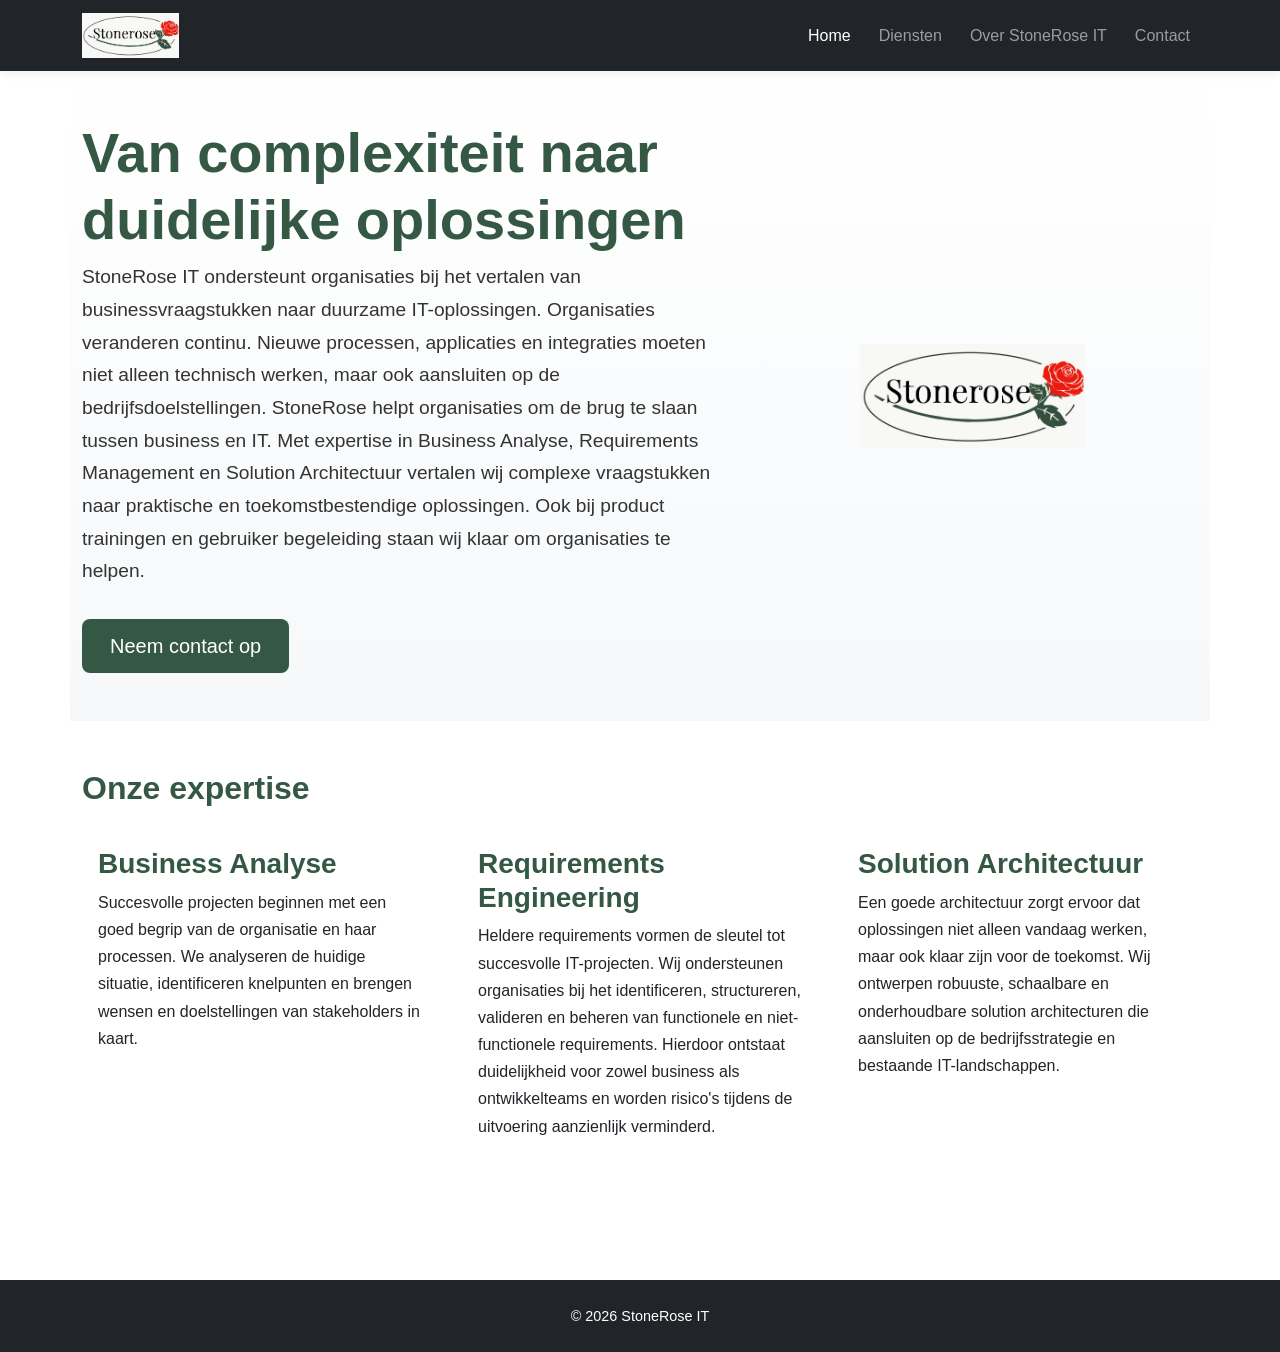
<file: index.html>
<!DOCTYPE html>
<html lang="nl">

<head>

    <!-- ======================================================
         StoneRose IT
         Homepagina
         ====================================================== -->

    <meta charset="UTF-8">
    <meta name="viewport" content="width=device-width, initial-scale=1.0">

    <title>StoneRose IT | Business Analyse & IT Consultancy</title>

    <meta name="description"
        content="StoneRose IT helpt organisaties met Business Analyse, Requirements Engineering, IT Consultancy en Solution Architectuuur.">

    <!-- Bootstrap -->
    <link href="https://cdn.jsdelivr.net/npm/bootstrap@5.3.7/dist/css/bootstrap.min.css" rel="stylesheet">

    <!-- Eigen stylesheet -->
    <link rel="stylesheet" href="css/style.css">

</head>

<body>

    <!-- ==========================================
         NAVIGATIE
         ========================================== -->

    <nav class="navbar navbar-expand-lg navbar-dark bg-dark sticky-top">

        <div class="container">

 			<a class="navbar-brand" href="#" id="secretToggle" aria-label="Extra menu tonen"> 
			<img src="images/LogoStoneRose.jpg" alt="StoneRose IT logo" height="45"> 
			</a>

            <button class="navbar-toggler"
                type="button"
                data-bs-toggle="collapse"
                data-bs-target="#mainMenu">

                <span class="navbar-toggler-icon"></span>

            </button>

            <div class="collapse navbar-collapse" id="mainMenu">

                <ul class="navbar-nav ms-auto">

                    <li class="nav-item">
                        <a class="nav-link active" href="index.html">Home</a>
                    </li>

                    <li class="nav-item">
                        <a class="nav-link" href="diensten.html">Diensten</a>
                    </li>

                    <li class="nav-item">
                        <a class="nav-link" href="over-ons.html">Over StoneRose IT</a>
                    </li>

                    <li class="nav-item">
                        <a class="nav-link" href="contact.html">Contact</a>
                    </li>
                    <!-- Verborgen menu -->
                   <li class="nav-item secret-menu">
                        <a class="nav-link" href="verhalen.html">Verhalen</a>
                    </li>

                </ul>

            </div>

        </div>

    </nav>

    <!-- ==========================================
         HERO
         ========================================== -->

    <header class="container py-5">

        <div class="row align-items-center">

            <div class="col-lg-7">

                <h1 class="display-4 fw-bold">

                    Van complexiteit naar duidelijke oplossingen

                </h1>

                <p class="lead">

                    StoneRose IT ondersteunt organisaties bij het
                    vertalen van businessvraagstukken naar
                    duurzame IT-oplossingen. Organisaties veranderen continu. 
                    Nieuwe processen, applicaties en integraties moeten niet 
                    alleen technisch werken, maar ook aansluiten op de 
                    bedrijfsdoelstellingen. StoneRose helpt organisaties om de 
                    brug te slaan tussen business en IT.
                    Met expertise in Business Analyse, Requirements Management 
                    en Solution Architectuur vertalen wij complexe vraagstukken 
                    naar praktische en toekomstbestendige oplossingen. Ook bij 
                    product trainingen en gebruiker begeleiding staan wij klaar 
                    om organisaties te helpen.

                </p>

                <a href="contact.html" class="btn btn-success btn-lg">

                    Neem contact op

                </a>

            </div>

            <div class="col-lg-5 text-center">

            
			<img src="images/LogoStoneRose.jpg"
                    class="img-fluid w-50"
                    alt="StoneRose IT">

            </div>

        </div>

    </header>

    <!-- ==========================================
         DIENSTEN
         ========================================== -->

    <section class="container py-5">

        <h2 class="mb-4">

            Onze expertise

        </h2>

        <div class="row">

            <div class="col-md-4">

                <div class="card h-100">

                    <div class="card-body">

                        <h3>Business Analyse</h3>

                        <p>
                            Succesvolle projecten beginnen met een 
                            goed begrip van de organisatie en haar processen. 
                            We analyseren de huidige situatie, identificeren 
                            knelpunten en brengen wensen en doelstellingen 
                            van stakeholders in kaart.
                        </p>

                    </div>

                </div>

            </div>

            <div class="col-md-4">

                <div class="card h-100">

                    <div class="card-body">

                        <h3>Requirements Engineering</h3>

                        <p>
                            Heldere requirements vormen de sleutel 
                            tot succesvolle IT-projecten. Wij 
                            ondersteunen organisaties bij het identificeren, 
                            structureren, valideren en beheren van 
                            functionele en niet-functionele requirements. 
                            Hierdoor ontstaat duidelijkheid voor zowel 
                            business als ontwikkelteams en worden risico's 
                            tijdens de uitvoering aanzienlijk verminderd.
                        </p>

                    </div>

                </div>

            </div>

            <div class="col-md-4">

                <div class="card h-100">

                    <div class="card-body">

                        <h3>Solution Architectuur</h3>

                        <p>

                            Een goede architectuur zorgt ervoor 
                            dat oplossingen niet alleen vandaag werken, 
                            maar ook klaar zijn voor de toekomst. 
                            Wij ontwerpen robuuste, schaalbare en 
                            onderhoudbare solution architecturen die 
                            aansluiten op de bedrijfsstrategie 
                            en bestaande IT-landschappen.

                        </p>

                    </div>

                </div>

            </div>

        </div>

    </section>

    <!-- ==========================================
         FOOTER
         ========================================== -->

    <footer class="bg-dark text-white py-4">

        <div class="container text-center">

            © 2026 StoneRose IT

        </div>

    </footer>

    <script src="https://cdn.jsdelivr.net/npm/bootstrap@5.3.7/dist/js/bootstrap.bundle.min.js"></script>

    <script src="js/script.js"></script>

     <!-- Cloudflare Web Analytics -->
    <script type='module' src='https://static.cloudflareinsights.com/beacon.min.js' data-cf-beacon='{"token": "2c36251ab7f340a5b40b2f8489cf645c"}'></script>
    <!-- End Cloudflare Web Analytics -->
<script>
    document.getElementById('secretToggle')
        .addEventListener('dblclick', function (event) {
            event.preventDefault();

            document.body.classList.toggle('secret-mode');
        });
</script>
</body>

</html>
</file>
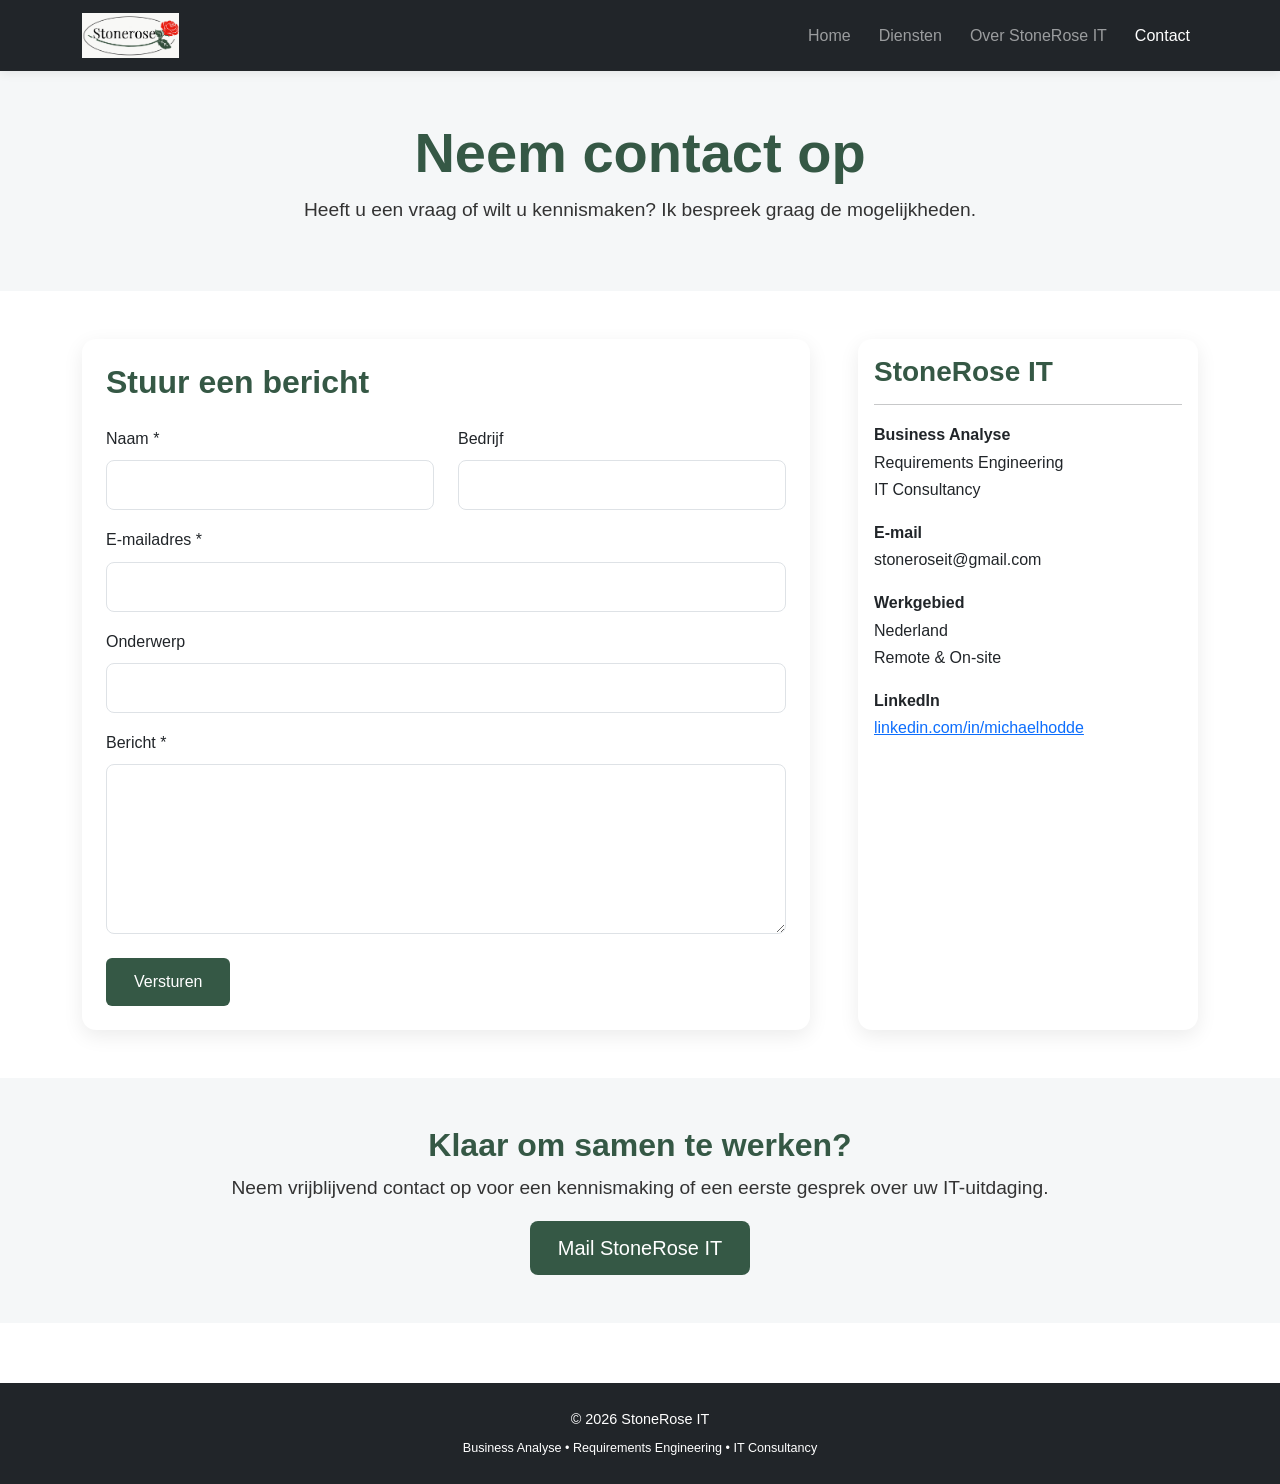
<file: contact.html>
<!DOCTYPE html>
<html lang="nl">

<head>

    <!-- ======================================================
         StoneRose IT
         Contactpagina
    ====================================================== -->

    <meta charset="UTF-8">
    <meta name="viewport" content="width=device-width, initial-scale=1.0">

    <title>Contact | StoneRose IT</title>

    <meta name="description"
        content="Neem contact op met StoneRose IT voor Business Analyse, Requirements Engineering en IT Consultancy.">

    <!-- Bootstrap -->
    <link href="https://cdn.jsdelivr.net/npm/bootstrap@5.3.7/dist/css/bootstrap.min.css" rel="stylesheet">

    <!-- Eigen stylesheet -->
    <link rel="stylesheet" href="css/style.css">

</head>

<body>

    <!-- ==========================================
         NAVBAR
    =========================================== -->

    <nav class="navbar navbar-expand-lg navbar-dark bg-dark sticky-top">

        <div class="container">

            <a class="navbar-brand" href="index.html">

                <img src="images/LogoStoneRose.jpg"
                     alt="StoneRose IT"
                     height="45">

            </a>

            <button class="navbar-toggler"
                    type="button"
                    data-bs-toggle="collapse"
                    data-bs-target="#mainMenu">

                <span class="navbar-toggler-icon"></span>

            </button>

            <div class="collapse navbar-collapse" id="mainMenu">

                <ul class="navbar-nav ms-auto">

                    <li class="nav-item">
                        <a class="nav-link" href="index.html">Home</a>
                    </li>

                    <li class="nav-item">
                        <a class="nav-link" href="diensten.html">Diensten</a>
                    </li>

                    <li class="nav-item">
                        <a class="nav-link" href="over-ons.html">Over StoneRose IT</a>
                    </li>

                    <li class="nav-item">
                        <a class="nav-link active" href="contact.html">Contact</a>
                    </li>

                </ul>

            </div>

        </div>

    </nav>

    <!-- ==========================================
         HEADER
    =========================================== -->

    <header class="bg-light py-5">

        <div class="container text-center">

            <h1 class="display-4 fw-bold">
                Neem contact op
            </h1>

            <p class="lead">
                Heeft u een vraag of wilt u kennismaken?
                Ik bespreek graag de mogelijkheden.
            </p>

        </div>

    </header>

    <!-- ==========================================
         CONTACT
    =========================================== -->

    <section class="container py-5">

        <div class="row g-5">

            <!-- ==========================================
                 CONTACTFORMULIER
            =========================================== -->

            <div class="col-lg-8">

                <div class="card shadow-sm">

                    <div class="card-body p-4">

                        <h2 class="mb-4">
                            Stuur een bericht
                        </h2>

                        <form id="contactForm" novalidate>

                            <div class="row">

                                <div class="col-md-6 mb-3">

                                    <label for="naam" class="form-label">
                                        Naam *
                                    </label>

                                    <input
                                        type="text"
                                        class="form-control"
                                        id="naam"
                                        required>

                                </div>

                                <div class="col-md-6 mb-3">

                                    <label for="bedrijf" class="form-label">
                                        Bedrijf
                                    </label>

                                    <input
                                        type="text"
                                        class="form-control"
                                        id="bedrijf">

                                </div>

                            </div>

                            <div class="mb-3">

                                <label for="email" class="form-label">
                                    E-mailadres *
                                </label>

                                <input
                                    type="email"
                                    class="form-control"
                                    id="email"
                                    required>

                            </div>

                            <div class="mb-3">

                                <label for="onderwerp" class="form-label">
                                    Onderwerp
                                </label>

                                <input
                                    type="text"
                                    class="form-control"
                                    id="onderwerp">

                            </div>

                            <div class="mb-4">

                                <label for="bericht" class="form-label">
                                    Bericht *
                                </label>

                                <textarea
                                    id="bericht"
                                    class="form-control"
                                    rows="6"
                                    required></textarea>

                            </div>

                            <button
                                type="submit"
                                class="btn btn-success">

                                Versturen

                            </button>

                        </form>

                    </div>

                </div>

            </div>

            <!-- ==========================================
                 CONTACTGEGEVENS
            =========================================== -->

            <div class="col-lg-4">

                <div class="card shadow-sm h-100">

                    <div class="card-body">

                        <h3>StoneRose IT</h3>

                        <hr>

                        <p>

                            <strong>Business Analyse</strong><br>
                            Requirements Engineering<br>
                            IT Consultancy

                        </p>

                        <p>

                            <strong>E-mail</strong><br>

                            stoneroseit@gmail.com

                        </p>

                        <p>

                            <strong>Werkgebied</strong><br>

                            Nederland<br>
                            Remote & On-site

                        </p>

                        <p>

                            <strong>LinkedIn</strong><br>

                            <a href="https://linkedin.com/in/michaelhodde" target="_blank">linkedin.com/in/michaelhodde</a>

                        </p>

                    </div>

                </div>

            </div>

        </div>

    </section>

    <!-- ==========================================
         CALL TO ACTION
    =========================================== -->

    <section class="bg-light py-5">

        <div class="container text-center">

            <h2>Klaar om samen te werken?</h2>

            <p class="lead">

                Neem vrijblijvend contact op voor een kennismaking
                of een eerste gesprek over uw IT-uitdaging.

            </p>

            <a href="mailto:stoneroseit@gmail.com"
               class="btn btn-success btn-lg">

                Mail StoneRose IT

            </a>

        </div>

    </section>

    <!-- ==========================================
         FOOTER
    =========================================== -->

    <footer class="bg-dark text-white py-4">

        <div class="container text-center">

            <p class="mb-1">

                © 2026 StoneRose IT

            </p>

            <small>

                Business Analyse • Requirements Engineering • IT Consultancy

            </small>

        </div>

    </footer>

    <!-- Bootstrap -->

    <script src="https://cdn.jsdelivr.net/npm/bootstrap@5.3.7/dist/js/bootstrap.bundle.min.js"></script>

    <!-- Eigen JavaScript -->

    <script src="js/script.js"></script>

</body>

</html>
</file>
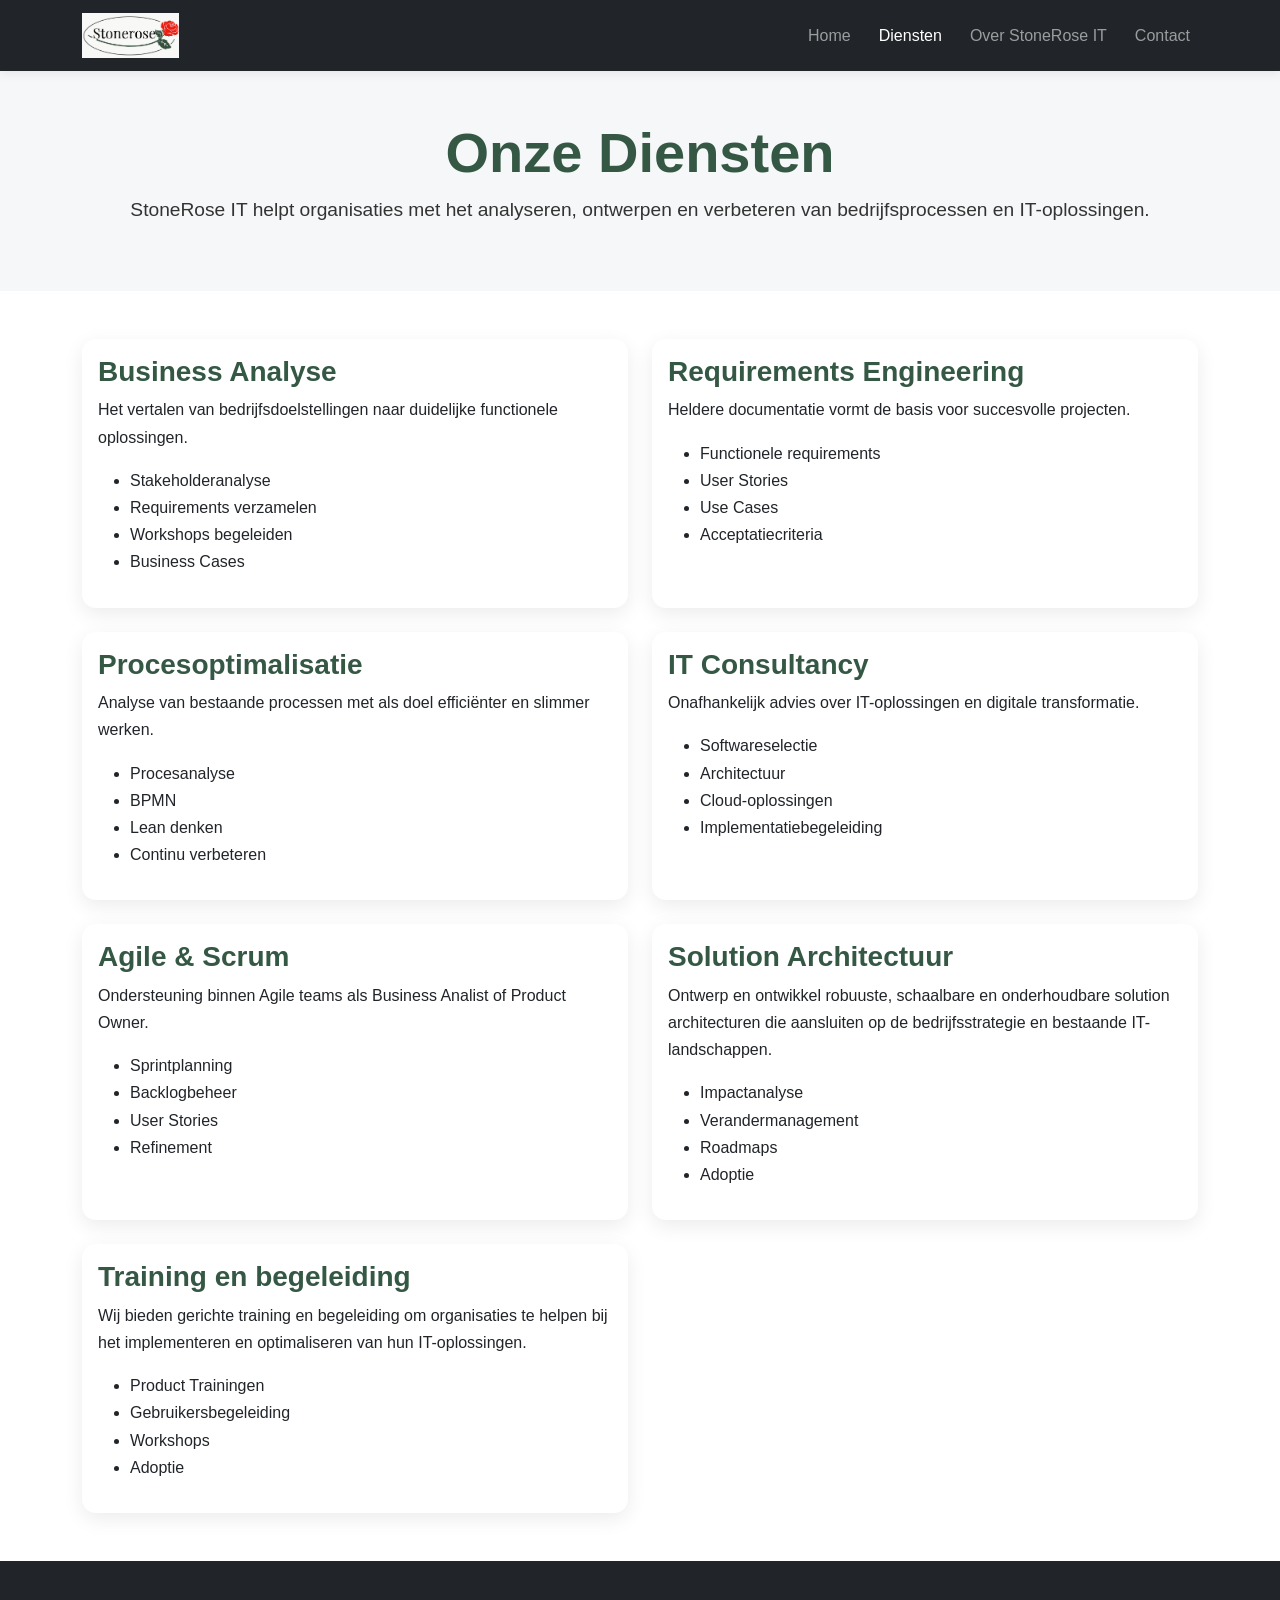
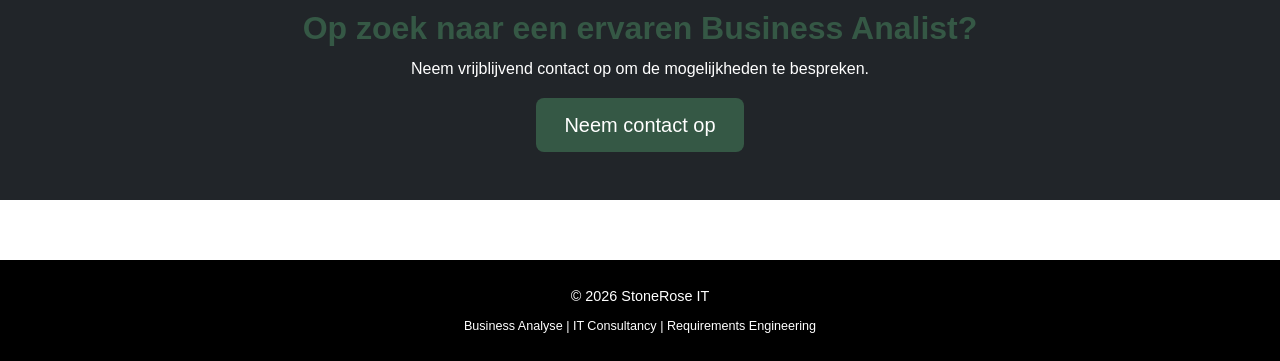
<file: diensten.html>
<!DOCTYPE html>
<html lang="nl">

<head>

    <!-- ======================================================
         StoneRose IT
         Diensten
         ====================================================== -->

    <meta charset="UTF-8">
    <meta name="viewport" content="width=device-width, initial-scale=1.0">

    <title>Diensten | StoneRose IT</title>

    <meta name="description"
        content="Business Analyse, Requirements Engineering en IT Consultancy door StoneRose IT.">

    <!-- Bootstrap -->
    <link href="https://cdn.jsdelivr.net/npm/bootstrap@5.3.7/dist/css/bootstrap.min.css" rel="stylesheet">

    <!-- Eigen stylesheet -->
    <link rel="stylesheet" href="css/style.css">

</head>

<body>

    <!-- ==========================================
         NAVIGATIE
         ========================================== -->

    <nav class="navbar navbar-expand-lg navbar-dark bg-dark sticky-top">

        <div class="container">

            <a class="navbar-brand" href="index.html">
                <img src="images/LogoStoneRose.jpg"
                    alt="StoneRose IT"
                    height="45">
            </a>

            <button class="navbar-toggler"
                type="button"
                data-bs-toggle="collapse"
                data-bs-target="#mainMenu">

                <span class="navbar-toggler-icon"></span>

            </button>

            <div class="collapse navbar-collapse" id="mainMenu">

                <ul class="navbar-nav ms-auto">

                    <li class="nav-item">
                        <a class="nav-link" href="index.html">Home</a>
                    </li>

                    <li class="nav-item">
                        <a class="nav-link active" href="diensten.html">Diensten</a>
                    </li>

                    <li class="nav-item">
                        <a class="nav-link" href="over-ons.html">Over StoneRose IT</a>
                    </li>

                    <li class="nav-item">
                        <a class="nav-link" href="contact.html">Contact</a>
                    </li>

                </ul>

            </div>

        </div>

    </nav>

    <!-- ==========================================
         PAGINA HEADER
         ========================================== -->

    <header class="bg-light py-5">

        <div class="container text-center">

            <h1 class="display-4 fw-bold">
                Onze Diensten
            </h1>

            <p class="lead">
                StoneRose IT helpt organisaties met het analyseren,
                ontwerpen en verbeteren van bedrijfsprocessen en IT-oplossingen.
            </p>

        </div>

    </header>

    <!-- ==========================================
         DIENSTEN
         ========================================== -->

    <main class="container py-5">

        <div class="row g-4">

            <!-- Business Analyse -->

            <div class="col-lg-6">

                <div class="card h-100 shadow-sm">

                    <div class="card-body">

                        <h3>Business Analyse</h3>

                        <p>
                            Het vertalen van bedrijfsdoelstellingen naar
                            duidelijke functionele oplossingen.
                        </p>

                        <ul>
                            <li>Stakeholderanalyse</li>
                            <li>Requirements verzamelen</li>
                            <li>Workshops begeleiden</li>
                            <li>Business Cases</li>
                        </ul>

                    </div>

                </div>

            </div>

            <!-- Requirements Engineering -->

            <div class="col-lg-6">

                <div class="card h-100 shadow-sm">

                    <div class="card-body">

                        <h3>Requirements Engineering</h3>

                        <p>
                            Heldere documentatie vormt de basis voor succesvolle projecten.
                        </p>

                        <ul>
                            <li>Functionele requirements</li>
                            <li>User Stories</li>
                            <li>Use Cases</li>
                            <li>Acceptatiecriteria</li>
                        </ul>

                    </div>

                </div>

            </div>

            <!-- Procesoptimalisatie -->

            <div class="col-lg-6">

                <div class="card h-100 shadow-sm">

                    <div class="card-body">

                        <h3>Procesoptimalisatie</h3>

                        <p>
                            Analyse van bestaande processen met als doel
                            efficiënter en slimmer werken.
                        </p>

                        <ul>
                            <li>Procesanalyse</li>
                            <li>BPMN</li>
                            <li>Lean denken</li>
                            <li>Continu verbeteren</li>
                        </ul>

                    </div>

                </div>

            </div>

            <!-- IT Consultancy -->

            <div class="col-lg-6">

                <div class="card h-100 shadow-sm">

                    <div class="card-body">

                        <h3>IT Consultancy</h3>

                        <p>
                            Onafhankelijk advies over IT-oplossingen en digitale transformatie.
                        </p>

                        <ul>
                            <li>Softwareselectie</li>
                            <li>Architectuur</li>
                            <li>Cloud-oplossingen</li>
                            <li>Implementatiebegeleiding</li>
                        </ul>

                    </div>

                </div>

            </div>

            <!-- Agile -->

            <div class="col-lg-6">

                <div class="card h-100 shadow-sm">

                    <div class="card-body">

                        <h3>Agile & Scrum</h3>

                        <p>
                            Ondersteuning binnen Agile teams als Business Analist of Product Owner.
                        </p>

                        <ul>
                            <li>Sprintplanning</li>
                            <li>Backlogbeheer</li>
                            <li>User Stories</li>
                            <li>Refinement</li>
                        </ul>

                    </div>

                </div>

            </div>

            <!-- Solution Architectuur -->

            <div class="col-lg-6">

                <div class="card h-100 shadow-sm">

                    <div class="card-body">

                        <h3>Solution Architectuur</h3>

                        <p>
                            Ontwerp en ontwikkel robuuste, schaalbare en
                            onderhoudbare solution architecturen die aansluiten
                            op de bedrijfsstrategie en bestaande IT-landschappen.
                        </p>

                        <ul>
                            <li>Impactanalyse</li>
                            <li>Verandermanagement</li>
                            <li>Roadmaps</li>
                            <li>Adoptie</li>
                        </ul>

                    </div>

                </div>

            </div>
                        <!-- Solution Architectuur -->

            <div class="col-lg-6">

                <div class="card h-100 shadow-sm">

                    <div class="card-body">

                        <h3>Training en begeleiding</h3>

                        <p>
                            Wij bieden gerichte training en begeleiding om organisaties te helpen bij het implementeren en optimaliseren van hun IT-oplossingen.
                        </p>

                        <ul>
                            <li>Product Trainingen</li>
                            <li>Gebruikersbegeleiding</li>
                            <li>Workshops</li>
                            <li>Adoptie</li>
                        </ul>

                    </div>

                </div>

            </div>

        </div>

    </main>

    <!-- ==========================================
         CALL TO ACTION
         ========================================== -->

    <section class="bg-dark text-white py-5">

        <div class="container text-center">

            <h2>Op zoek naar een ervaren Business Analist?</h2>

            <p>
                Neem vrijblijvend contact op om de mogelijkheden te bespreken.
            </p>

            <a href="contact.html" class="btn btn-success btn-lg">
                Neem contact op
            </a>

        </div>

    </section>

    <!-- ==========================================
         FOOTER
         ========================================== -->

    <footer class="bg-black text-white py-4">

        <div class="container text-center">

            <p class="mb-1">
                © 2026 StoneRose IT
            </p>

            <small>
                Business Analyse | IT Consultancy | Requirements Engineering
            </small>

        </div>

    </footer>

    <!-- Bootstrap -->
    <script src="https://cdn.jsdelivr.net/npm/bootstrap@5.3.7/dist/js/bootstrap.bundle.min.js"></script>

    <!-- Eigen JavaScript -->
    <script src="js/script.js"></script>

</body>

</html>
</file>
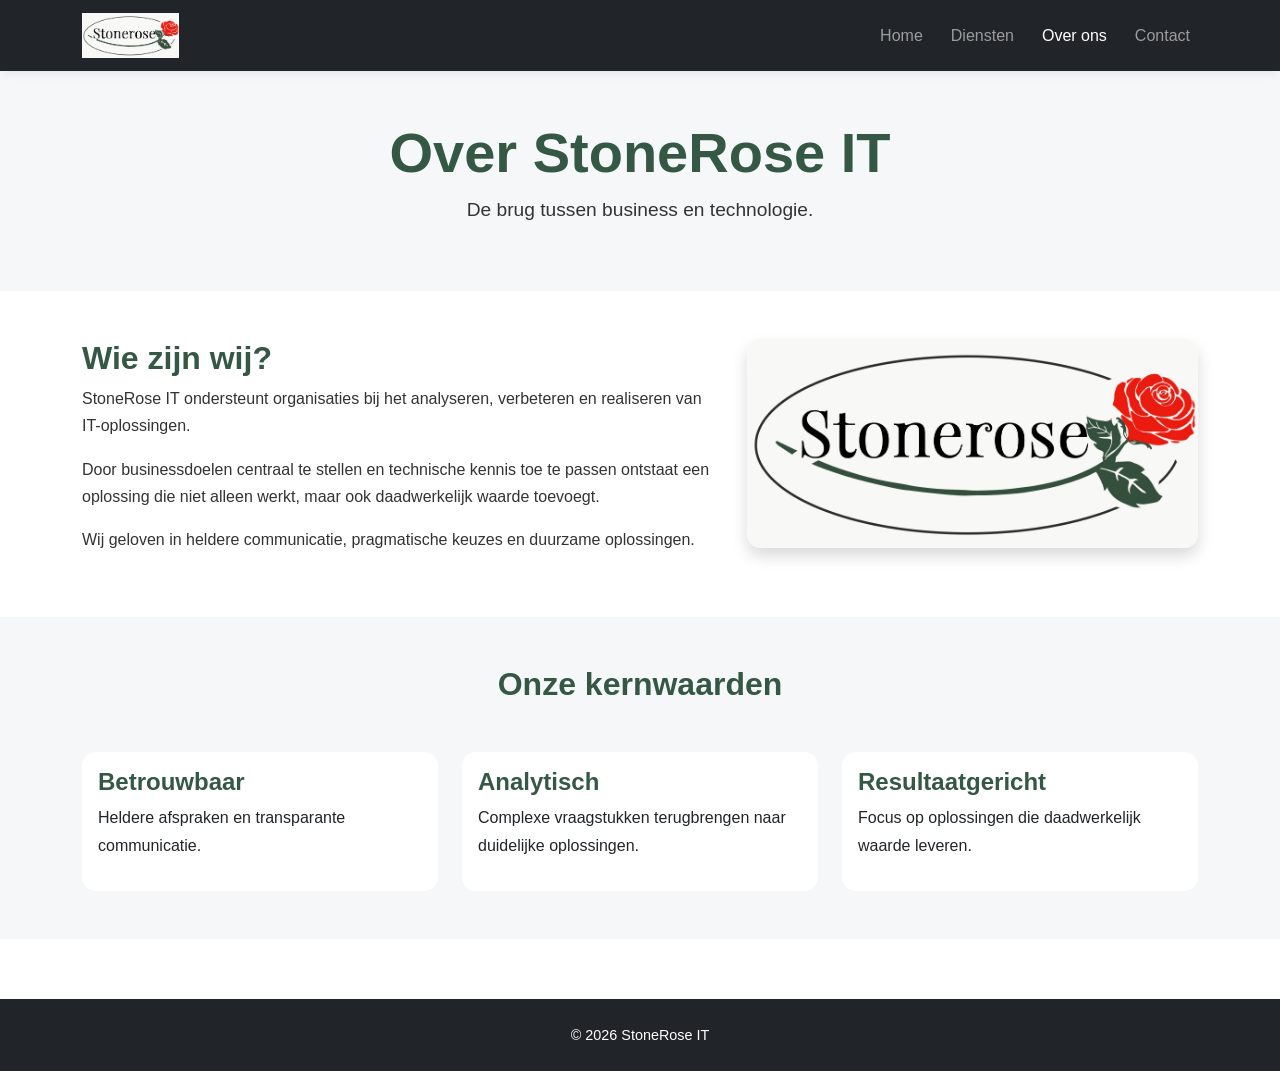
<file: over-ons.html>
<!DOCTYPE html>
<html lang="nl">

<head>

    <!-- ======================================================
         StoneRose IT
         Over ons
    ======================================================= -->

    <meta charset="UTF-8">
    <meta name="viewport" content="width=device-width, initial-scale=1.0">

    <title>Over StoneRose IT</title>

    <meta name="description"
        content="Maak kennis met StoneRose IT. Business Analyse en IT Consultancy met een pragmatische aanpak.">

    <!-- Bootstrap -->
    <link href="https://cdn.jsdelivr.net/npm/bootstrap@5.3.7/dist/css/bootstrap.min.css" rel="stylesheet">

    <!-- Eigen CSS -->
    <link rel="stylesheet" href="css/style.css">

</head>

<body>

<!-- ==========================================
     NAVIGATIE
========================================== -->

<nav class="navbar navbar-expand-lg navbar-dark bg-dark sticky-top">

    <div class="container">

        <a class="navbar-brand" href="index.html">
            <img src="images/LogoStoneRose.jpg" height="45" alt="StoneRose IT">
        </a>

        <button class="navbar-toggler"
                type="button"
                data-bs-toggle="collapse"
                data-bs-target="#mainMenu">

            <span class="navbar-toggler-icon"></span>

        </button>

        <div class="collapse navbar-collapse" id="mainMenu">

            <ul class="navbar-nav ms-auto">

                <li class="nav-item">
                    <a class="nav-link" href="index.html">Home</a>
                </li>

                <li class="nav-item">
                    <a class="nav-link" href="diensten.html">Diensten</a>
                </li>

                <li class="nav-item">
                    <a class="nav-link active" href="over-ons.html">Over ons</a>
                </li>

                <li class="nav-item">
                    <a class="nav-link" href="contact.html">Contact</a>
                </li>

            </ul>

        </div>

    </div>

</nav>

<!-- ==========================================
     HEADER
========================================== -->

<header class="bg-light py-5">

    <div class="container text-center">

        <h1 class="display-4 fw-bold">
            Over StoneRose IT
        </h1>

        <p class="lead">
            De brug tussen business en technologie.
        </p>

    </div>

</header>

<!-- ==========================================
     INTRODUCTIE
========================================== -->

<section class="container py-5">

    <div class="row">

        <div class="col-lg-7">

            <h2>Wie zijn wij?</h2>

            <p>

                StoneRose IT ondersteunt organisaties bij het analyseren,
                verbeteren en realiseren van IT-oplossingen.

            </p>

            <p>

                Door businessdoelen centraal te stellen en technische kennis
                toe te passen ontstaat een oplossing die niet alleen werkt,
                maar ook daadwerkelijk waarde toevoegt.

            </p>

            <p>

                Wij geloven in heldere communicatie, pragmatische keuzes
                en duurzame oplossingen.

            </p>

        </div>

        <div class="col-lg-5">

            <img src="images/LogoStoneRose.jpg"
                 class="img-fluid rounded shadow"
                 alt="StoneRose IT">

        </div>

    </div>

</section>

<!-- ==========================================
     KERNWAARDEN
========================================== -->

<section class="bg-light py-5">

<div class="container">

<h2 class="text-center mb-5">Onze kernwaarden</h2>

<div class="row g-4">

<div class="col-md-4">

<div class="card h-100">

<div class="card-body">

<h4>Betrouwbaar</h4>

<p>
Heldere afspraken en transparante communicatie.
</p>

</div>

</div>

</div>

<div class="col-md-4">

<div class="card h-100">

<div class="card-body">

<h4>Analytisch</h4>

<p>
Complexe vraagstukken terugbrengen naar duidelijke oplossingen.
</p>

</div>

</div>

</div>

<div class="col-md-4">

<div class="card h-100">

<div class="card-body">

<h4>Resultaatgericht</h4>

<p>
Focus op oplossingen die daadwerkelijk waarde leveren.
</p>

</div>

</div>

</div>

</div>

</div>

</section>

<footer class="bg-dark text-white text-center py-4">

© 2026 StoneRose IT

</footer>

<script src="https://cdn.jsdelivr.net/npm/bootstrap@5.3.7/dist/js/bootstrap.bundle.min.js"></script>

<script src="js/script.js"></script>

</body>

</html>
</file>
<file: css/style.css>
/* ==========================================================
   StoneRose IT
   style.css

   Auteur : ChatGPT
   Versie : 1.0

   Dit bestand bevat uitsluitend de huisstijl.
   Bootstrap verzorgt de basislayout.

   Inhoud:
   1. Kleuren
   2. Algemene instellingen
   3. Typografie
   4. Navbar
   5. Hero
   6. Buttons
   7. Cards
   8. Pagina headers
   9. Formulieren
   10. Footer
   11. Helpers
   12. Responsive
========================================================== */


/* ==========================================================
   1. KLEUREN
========================================================== */

:root{

    --primary:#355845;
    --primary-dark:#274235;

    --accent:#D62828;

    --dark:#222222;

    --light:#F8F9FA;

    --white:#FFFFFF;

    --gray:#6C757D;

}


/* ==========================================================
   2. ALGEMEEN
========================================================== */

html{

    scroll-behavior:smooth;

}

body{

    background:#ffffff;

    color:#333;

    font-family:Segoe UI,Tahoma,Geneva,Verdana,sans-serif;

    line-height:1.7;

}


/* ==========================================================
   3. TYPOGRAFIE
========================================================== */

h1,
h2,
h3,
h4,
h5{

    color:var(--primary);

    font-weight:700;

}

.display-4{

    font-weight:800;

}

.lead{

    font-size:1.2rem;

}


/* ==========================================================
   4. NAVBAR
========================================================== */

.navbar{

    transition:.3s;

    box-shadow:0 2px 10px rgba(0,0,0,.08);

}

.navbar-brand img{

    transition:.3s;

}

.navbar-brand img:hover{

    transform:scale(1.05);

}

.nav-link{

    margin-left:12px;

    font-weight:500;

}

.nav-link:hover{

    color:#ffffff !important;

}

.secret-menu {
       display: none;
   }

 body.secret-mode .secret-menu {
       display: block;
   }


/* ==========================================================
   5. HERO
========================================================== */

header{

    background:linear-gradient(
        180deg,
        #ffffff,
        #f6f8fa
    );

}

header img{

    max-width:320px;

}

header .btn{

    margin-top:15px;

}


/* ==========================================================
   6. BUTTONS
========================================================== */

.btn-success{

    background:var(--primary);

    border:none;

    padding:12px 28px;

    transition:.3s;

}

.btn-success:hover{

    background:var(--primary-dark);

    transform:translateY(-2px);

}

.btn-outline-success{

    border-color:var(--primary);

    color:var(--primary);

}

.btn-outline-success:hover{

    background:var(--primary);

    color:white;

}


/* ==========================================================
   7. CARDS
========================================================== */

.card{

    border:none;

    border-radius:14px;

    transition:.3s;

}

.card:hover{

    transform:translateY(-6px);

    box-shadow:0 15px 30px rgba(0,0,0,.10);

}

.card h3{

    color:var(--primary);

}

.responsive-video {
    /* display: block; */   
    width: 300px;
    max-width: 100%;
    height: auto;
}

/* ==========================================================
   8. PAGINA HEADERS
========================================================== */

.bg-light{

    background:#F5F7F8 !important;

}


/* ==========================================================
   9. FORMULIEREN
========================================================== */

.form-control{

    border-radius:8px;

    padding:12px;

}

.form-control:focus{

    border-color:var(--primary);

    box-shadow:0 0 0 .2rem rgba(53,88,69,.20);

}

textarea{

    resize:vertical;

}


/* ==========================================================
   10. FOOTER
========================================================== */

footer{

    margin-top:60px;

    font-size:.9rem;

}

footer p{

    margin-bottom:5px;

}


/* ==========================================================
   11. HELPERS
========================================================== */

.shadow-sm{

    box-shadow:0 6px 20px rgba(0,0,0,.08)!important;

}

.rounded{

    border-radius:14px!important;

}

.section{

    padding:80px 0;

}


/* ==========================================================
   12. RESPONSIVE
========================================================== */

@media (max-width:992px){

    header{

        text-align:center;

    }

    header img{

        margin-top:35px;

        max-width:250px;

    }

}

@media (max-width:768px){

    h1{

        font-size:2rem;

    }

    h2{

        font-size:1.6rem;

    }

    .lead{

        font-size:1rem;

    }

    .card{

        margin-bottom:20px;

    }

}

@media (max-width:576px){

    .navbar-brand img{

        height:38px;

    }

}
</file>
